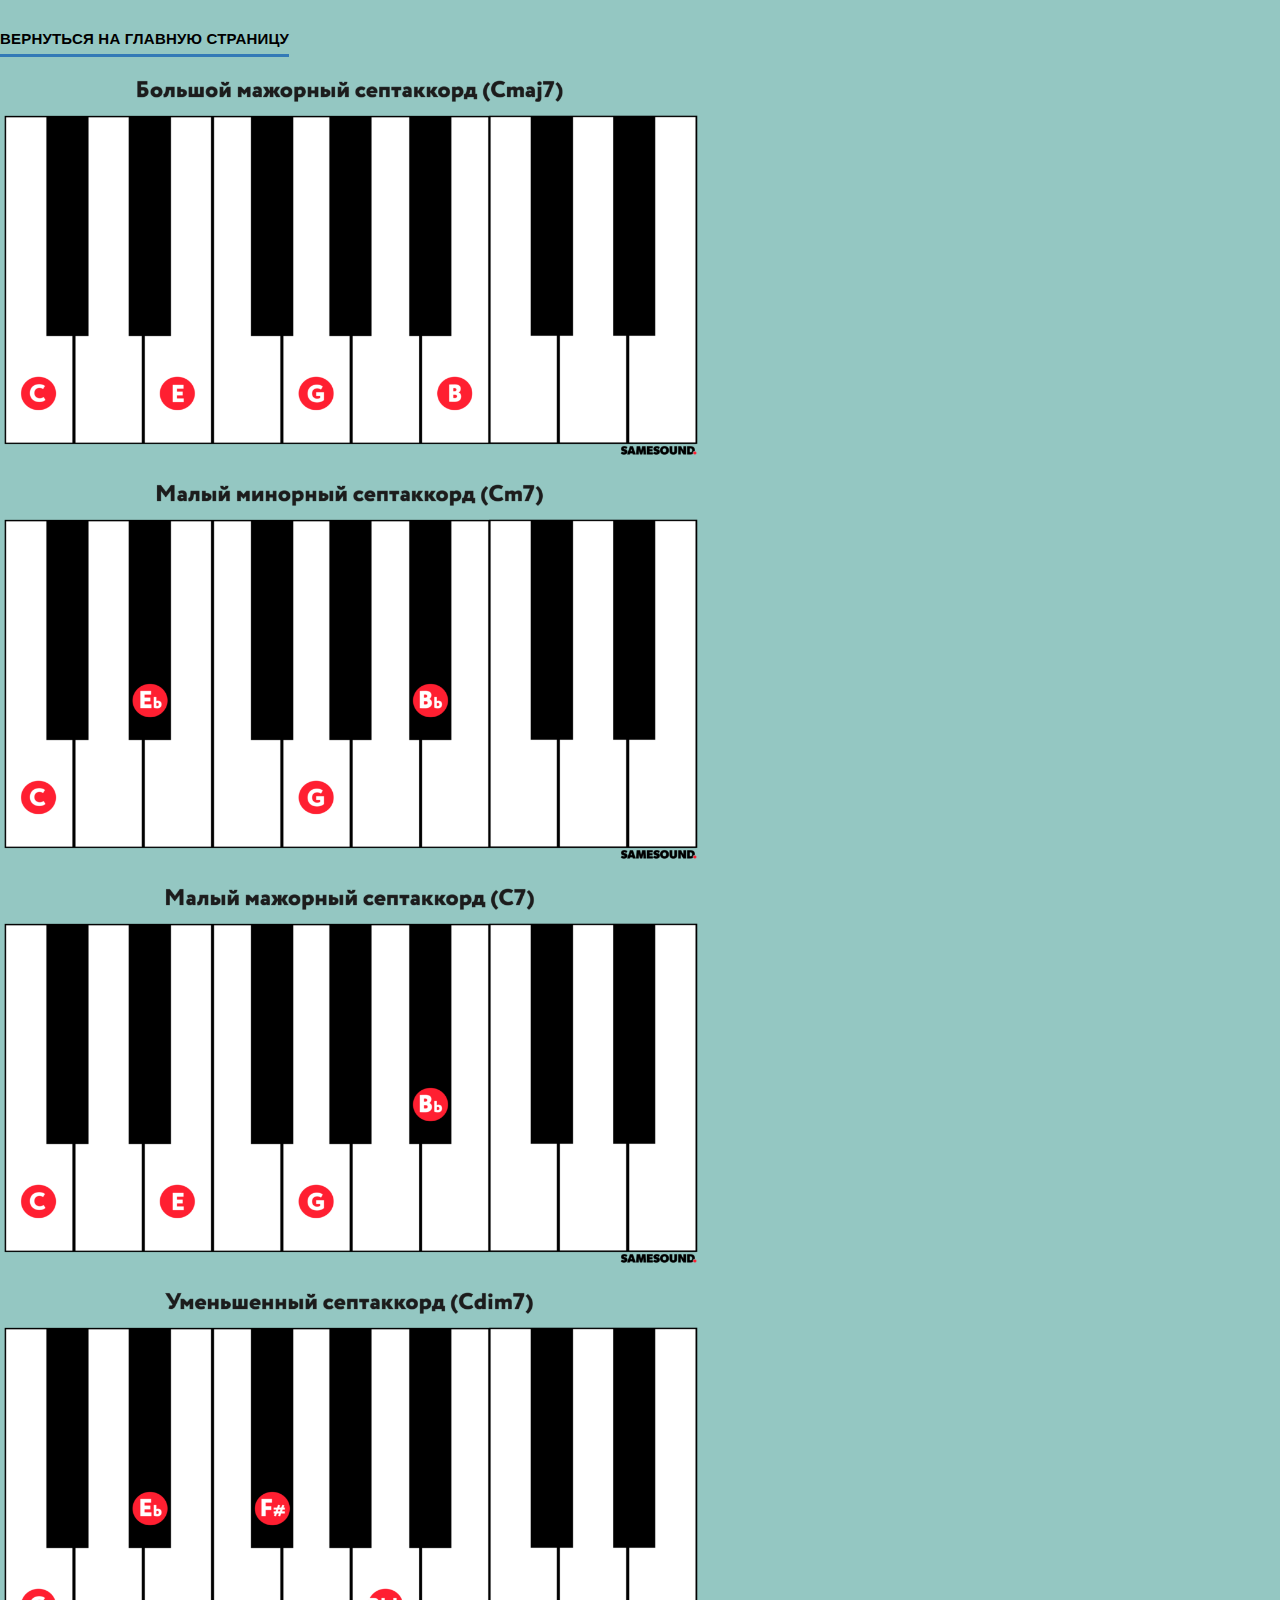
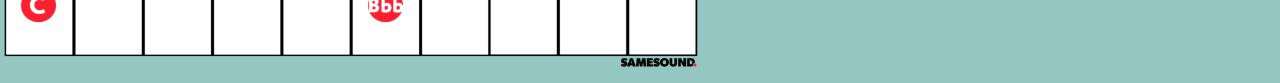
<file: Chords.html>
<!DOCTYPE html>
<html lang="en">
<head>
    <meta charset="UTF-8">
    <meta http-equiv="X-UA-Compatible" content="IE=edge">
    <meta name="viewport" content="width=device-width, initial-scale=1.0">
    <link rel="stylesheet" href="./styles.css">
    <link rel="stylesheet" href="./cssnote.css">
    <title>Аккорды</title>
</head>
<body>
    <style>
        body {
         background: #94c7c2  no-repeat fixed; 
        }
       </style>
       <ul class="main-menu">
        <li class="active"><a href="index.html">Вернуться на  главную страницу</a></li>

       <div><img src="1.png" height="400px" width="700px"></div>
       <div><img src="2.png" height="400px" width="700px"></div>
       <div><img src="3.png" height="400px" width="700px"></div>
       <div><img src="4.png" height="400px" width="700px"></div>
       

    

</body>
</file>
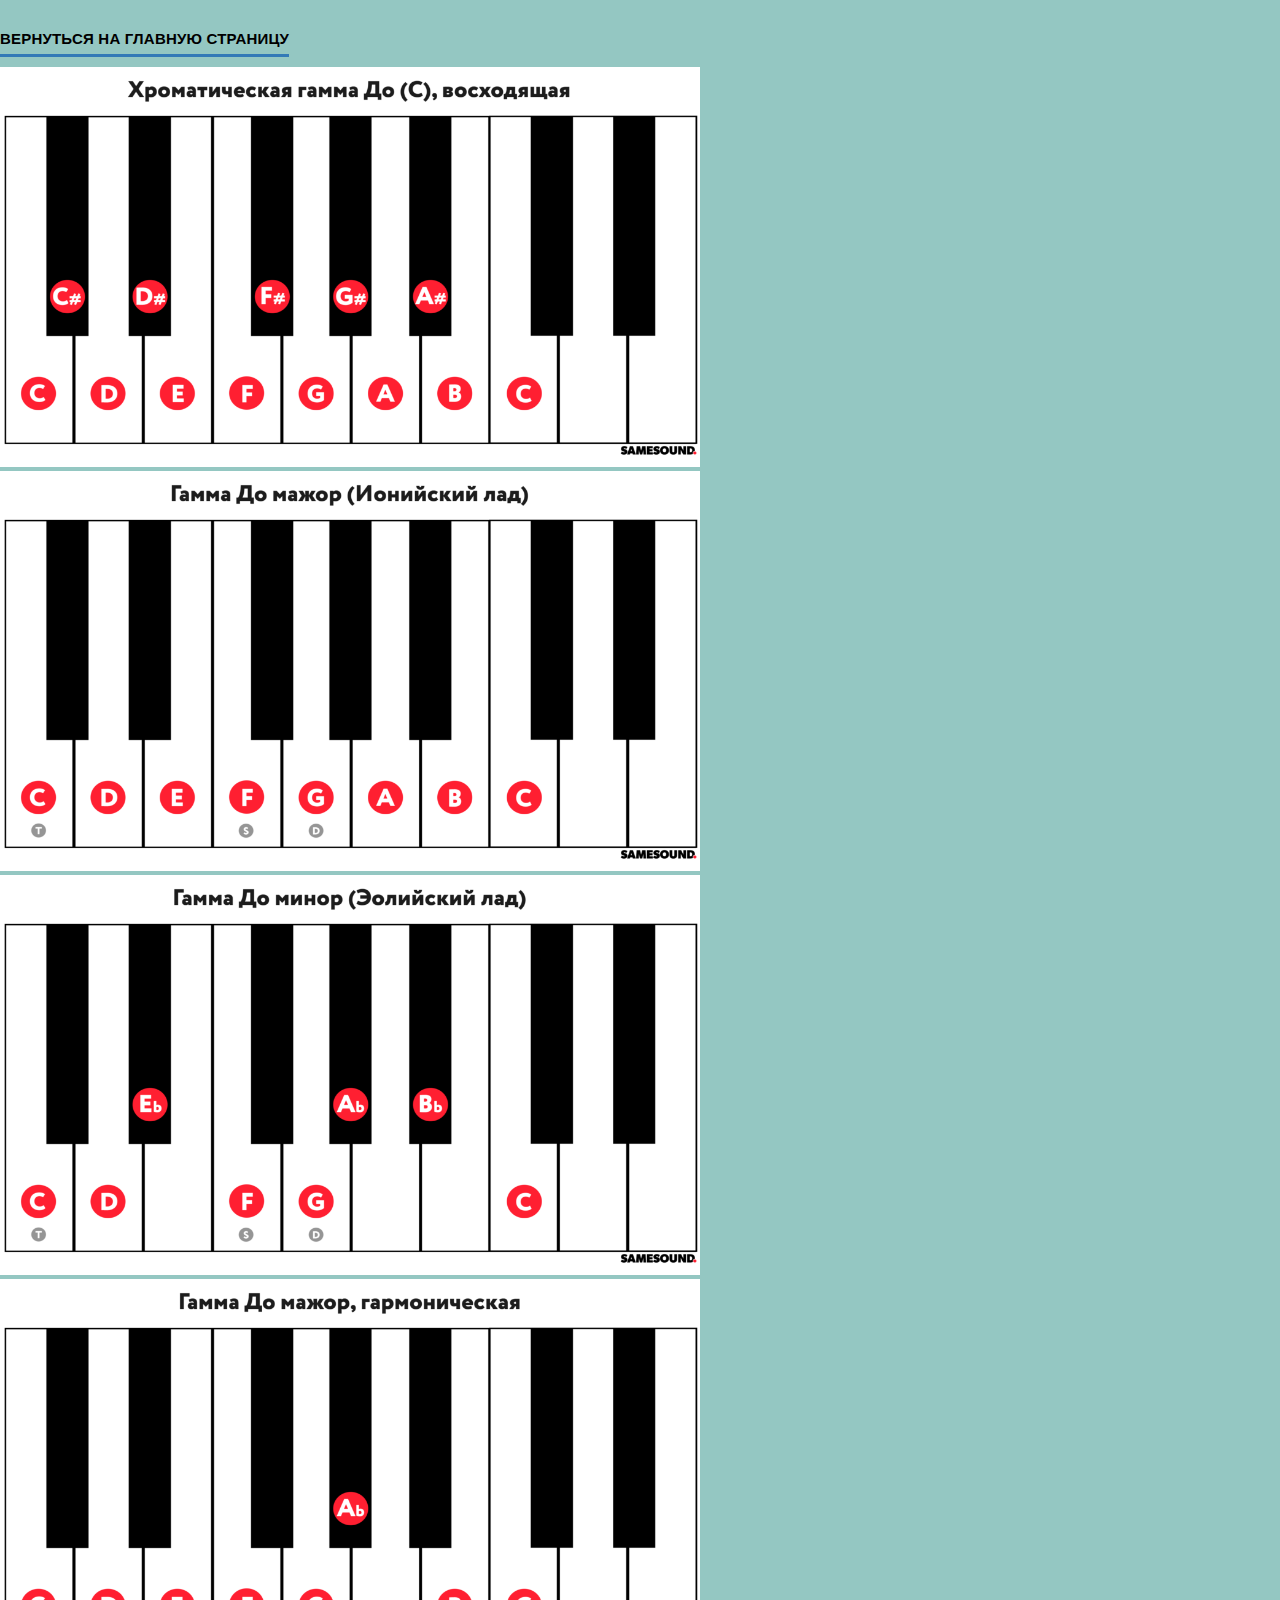
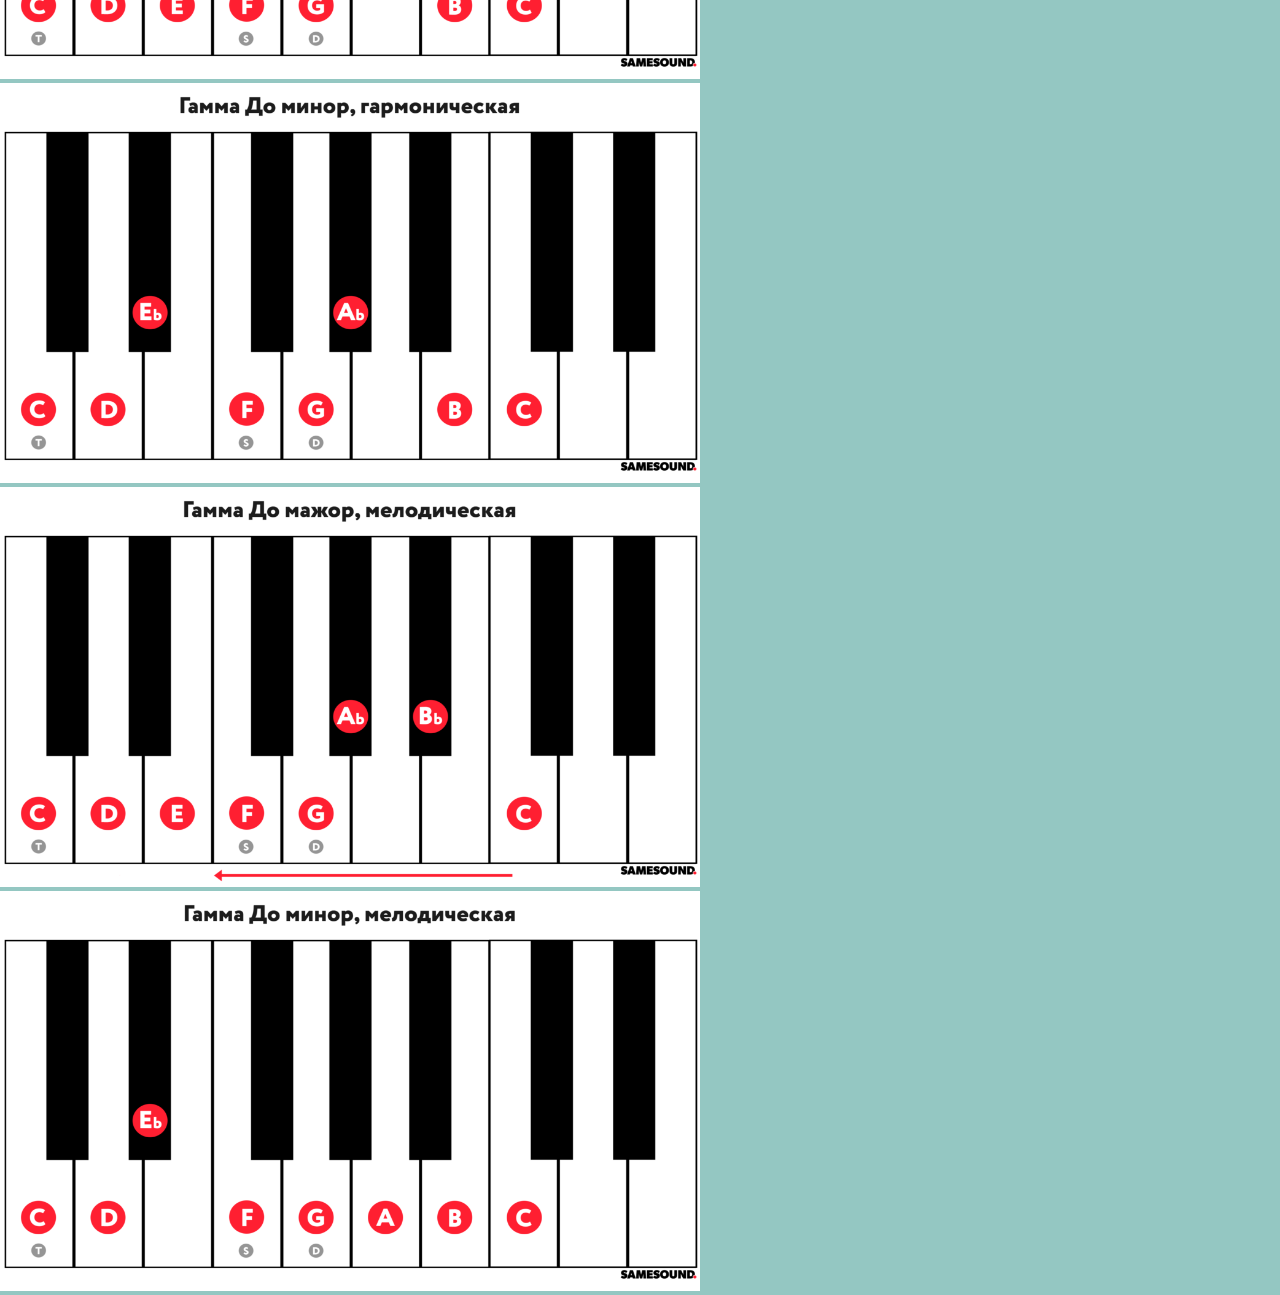
<file: Gamma.html>
<!DOCTYPE html>
<html lang="en">
<head>
    <meta charset="UTF-8">
    <meta http-equiv="X-UA-Compatible" content="IE=edge">
    <meta name="viewport" content="width=device-width, initial-scale=1.0">
    <link rel="stylesheet" href="./styles.css">
    <link rel="stylesheet" href="./cssnote.css">
    <title>Аккорды</title>
</head>
<body>
    <style>
        body {
         background: #94c7c2  no-repeat fixed; 
        }
       </style>
       <ul class="main-menu">
        <li class="active"><a href="index.html">Вернуться на  главную страницу</a></li>

       <div><img src="5.png" height="400px" width="700px"></div>
       <div><img src="6.png" height="400px" width="700px"></div>
       <div><img src="7.png" height="400px" width="700px"></div>
       <div><img src="8.png" height="400px" width="700px"></div>
       <div><img src="9.png" height="400px" width="700px"></div>
       <div><img src="10.png" height="400px" width="700px"></div>
       <div><img src="11.png" height="400px" width="700px"></div>

    

</body>
</file>
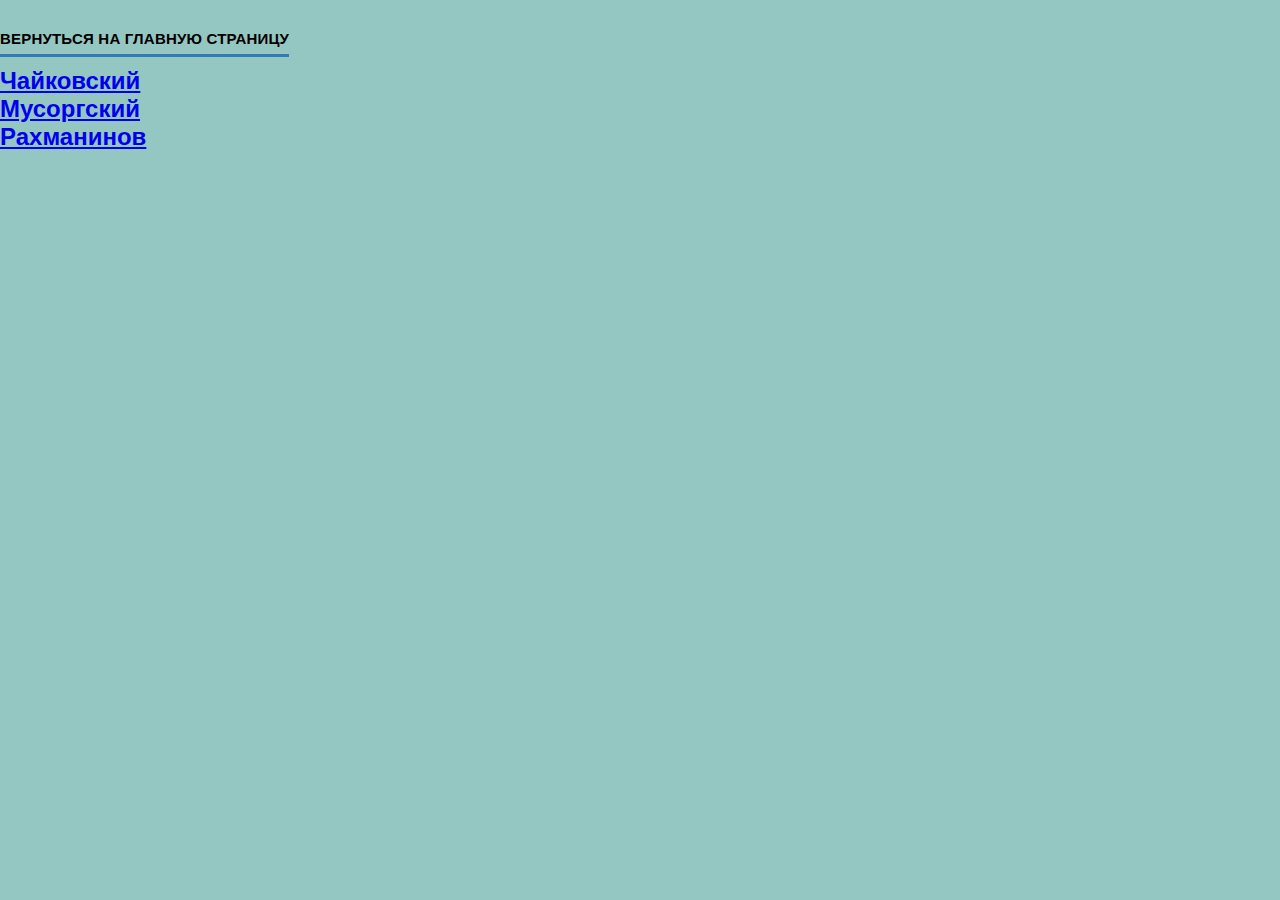
<file: note.html>
<!DOCTYPE html>
<html lang="en">
<head>
    <meta charset="UTF-8">
    <meta http-equiv="X-UA-Compatible" content="IE=edge">
    <meta name="viewport" content="width=device-width, initial-scale=1.0">
    <link rel="stylesheet" href="./styles.css">
    <link rel="stylesheet" href="./cssnote.css">
    <title>Ноты</title>
</head>
<body>
    <style>
        body {
         background: #94c7c2  no-repeat fixed; 
        }
       </style>
       <ul class="main-menu">
        <li class="active"><a href="index.html">Вернуться на  главную страницу</a></li>
        <h2 class="active"><a href="note.html">Чайковский</a></h2>
        <h2 class="active"><a href="note.html">Мусоргский</a></h2>
        <h2 class="active"><a href="note.html">Рахманинов</a></h2>
    

    

</body>
</file>
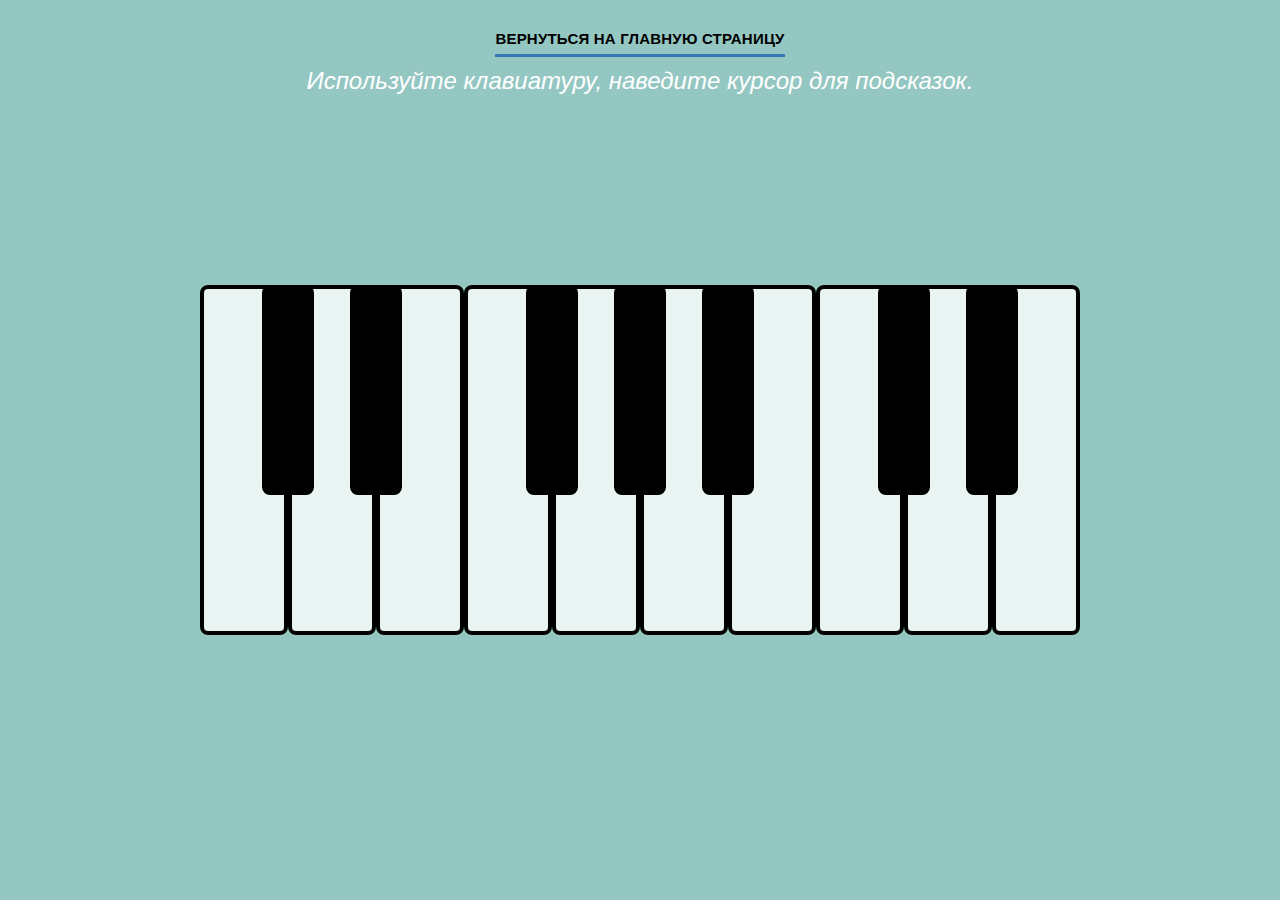
<file: piano-1.html>
<!DOCTYPE html> 
<html lang="ru" > 
    <head> 
        <meta charset="UTF-8"> 
        <title>Фортепиано</title> 
        <link rel="stylesheet" href="csspiano.css"> 
        <link rel="stylesheet" href="./styles.css">
        <title>Настройка фортепиано</title>
    </head> 
    <body> 
        <ul class="main-menu">
            <li class="active"><a href="index.html">Вернуться на  главную страницу</a></li>
        <body> 
            <section> 
                <!-- заголовок и пояснение --> 
                <h1></h1> 
                <h2>Используйте клавиатуру, наведите курсор для подсказок.</h2> 
                <!-- основная секция --> 
                <section> 
                    <!-- сюда будем выводить название ноты, клавишу которой мы нажали--> 
                    <div class="nowplaying"></div> 
                    <!-- блок с клавишами --> 
                    <div class="keys"> 
                        <!-- структура такая: код на клавиатуре → название класса → название ноты → текст подсказки -->
                         <div data-key="65" class="key" data-note="C"> 
                             <span class="hints">A</span>
                        </div> 
                        <div data-key="87" class="key sharp" data-note="C#"> 
                            <span class="hints">W</span> 
                        </div> 
                        <div data-key="83" class="key" data-note="D"> 
                            <span class="hints">S</span> 
                        </div> 
                        <div data-key="69" class="key sharp" data-note="D#"> 
                            <span class="hints">E</span> 
                        </div> 
                        <div data-key="68" class="key" data-note="E"> 
                            <span class="hints">D</span> 
                        </div> 
                        <div data-key="70" class="key" data-note="F"> 
                            <span class="hints">F</span> 
                        </div> 
                        <div data-key="84" class="key sharp" data-note="F#"> 
                            <span class="hints">T</span> 
                        </div> 
                        <div data-key="71" class="key" data-note="G"> 
                            <span class="hints">G</span> 
                        </div> 
                        <div data-key="89" class="key sharp" data-note="G#"> 
                            <span class="hints">Y</span> 
                        </div> 
                        <div data-key="72" class="key" data-note="A"> 
                            <span class="hints">H</span> 
                        </div> 
                        <div data-key="85" class="key sharp" data-note="A#"> 
                            <span class="hints">U</span> 
                        </div> 
                        <div data-key="74" class="key" data-note="B"> 
                            <span class="hints">J</span> 
                        </div> 
                        <div data-key="75" class="key" data-note="C"> 
                            <span class="hints">K</span> 
                        </div> 
                        <div data-key="79" class="key sharp" data-note="C#"> 
                            <span class="hints">O</span> 
                        </div> 
                        <div data-key="76" class="key" data-note="D"> 
                            <span class="hints">L</span> 
                        </div> 
                        <div data-key="80" class="key sharp" data-note="D#"> 
                            <span class="hints">P</span> 
                        </div> 
                        <div data-key="186" class="key" data-note="E"> 
                            <span class="hints">;</span> 
                        </div> 
                    </div> 
                    <!-- аудиофайлы, каждый из них отвечает за свою ноту --> 
                    <audio data-key="65" src="040.wav"></audio> 
                    <audio data-key="87" src="041.wav"></audio> 
                    <audio data-key="83" src="042.wav"></audio> 
                    <audio data-key="69" src="043.wav"></audio> 
                    <audio data-key="68" src="044.wav"></audio> 
                    <audio data-key="70" src="045.wav"></audio> 
                    <audio data-key="84" src="046.wav"></audio> 
                    <audio data-key="71" src="047.wav"></audio> 
                    <audio data-key="89" src="048.wav"></audio> 
                    <audio data-key="72" src="049.wav"></audio> 
                    <audio data-key="85" src="050.wav"></audio> 
                    <audio data-key="74" src="051.wav"></audio> 
                    <audio data-key="75" src="052.wav"></audio> 
                    <audio data-key="79" src="053.wav"></audio> 
                    <audio data-key="76" src="054.wav"></audio> 
                    <audio data-key="80" src="055.wav"></audio> 
                    <audio data-key="186" src="056.wav"></audio> 
                </section>
            </section> 
        </body> 
        <script src="jspiano.js"></script> 
    </body> 
    </html>
</file>
<file: styles.css>
* {
    margin: 0;
    padding: 0;
}

#piano {
    clip-path: inset(15px 0px 0px 0px);
    margin-top: -15px;
}

.white-key {
    stroke: #555555;
    fill: #FFFFF7;
}
.black-key {
    stroke: #979797;
    fill: #4b4b4b;
}
.white-key-text {
    font-size: 1.3em;
    pointer-events: none;
    user-select: none;
}
.black-key-text {
    font-size: 1em;
    fill: #fff;
    font-weight: 200;
    pointer-events: none;
    user-select: none;
}
.show {
    fill: #f5f541;
}

.show.black-key ~ text {
    fill: #000;
}
  



.main-menu {
    list-style: none;
    margin: 0;
    padding: 0;
    margin-top: 30px;
    font-family: 'Montserrat', sans-serif;   
    /* Для выравнивания меню по центру
    display: flex;
    flex-wrap: wrap;
    justify-content: center;
    */
}
.main-menu > li {
    display: inline-flex;
}
.main-menu > li + li {
    margin-left: 20px;
}
.main-menu > li > a {
    padding: 0 0 20px 0;
    position: relative;
    text-transform: uppercase;   
    color: #000;
    font-weight: bold;
    letter-spacing: 0.2px;
    font-size: 15px;
    text-decoration: none;   
}
.main-menu > li > a:hover {
    text-decoration: none;   
    color: #337AB7;
}
.main-menu > li > a:after {
    width: 0;
    height: 3px;
    background-color: #337AB7;
    content: '';
    left: 0;
    bottom: 10px;
    position: absolute;
    transition: all .3s;
}
.main-menu > li > a:hover::after {
    width: 100%;
}
.main-menu > li.active a:after {
    width: 100%;
}
.main-menu li {
    margin: 0;
    white-space: nowrap;
}
.main-menu li.menu-children {
    position: relative;
    margin-right: 12px;
}
.main-menu li.menu-children:after {
    position: absolute;
    content: "\2039";
    color: #337AB7;
    font-size: 20px;
    font-weight: bold;
    right: -12px;
    top: -2px;
    transform: rotate(-90deg);
}
.main-menu li li.menu-children:after {
    position: absolute;
    content: "\2039";
    color: #FFF;
    font-size: 20px;
    font-weight: bold;
    right: 10px;
    top: 12px;
    transform: rotate(180deg);
}
.main-menu li.menu-children:hover > ul {
    opacity: 1;
    visibility: visible;
    transform: translateY(0);
}
.main-menu ul {
    padding: 10px 0;
    margin: 0;
    list-style: none;
    background-color: #337AB7;
    position: absolute;
    z-index: 20;
    min-width: 220px;
    top: 100%;
    left: -30px;
    opacity: 0;
    visibility: hidden;
    transform: translateY(5px);
    transition: all 200ms cubic-bezier(0.43, 0.59, 0.16, 1.25);
}
.main-menu ul li {
    display: block;
    padding: 0 10px;
    line-height: 1.1;
}
.main-menu ul li:last-child {
    margin-bottom: 0;
}
.main-menu ul li a {
    display: block;
    color: #fff;
    padding: 10px;
    transition: all .3s;
    text-decoration: none;   
}
.main-menu ul li a:hover {
    color: #337AB7;
    background: #FFF;
    text-decoration: none;   
}
.main-menu ul ul {
    top: 0;
    left: 100%;
}
</file>
<file: cssnote.css>
* {
    margin: 0;
    padding: 0;
}
</file>
<file: csspiano.css>
html { 
    background: #94c7c2; 
    font-family: 'Noto Serif', serif; 
    -webkit-font-smoothing: antialiased; 
    text-align: center; 
} 
    /* заголовок */ 
h1 { 
    color: #fff; 
    font-size: 50px; 
    font-weight: 400; 
    letter-spacing: 0.18em; 
    text-transform: uppercase; 
    margin: 0; 
} 
    /* подзаголовок */ 
h2 { 
    color: #fff; 
    font-size: 24px; 
    font-style: italic; 
    font-weight: 400; 
    margin: 0 0 30px; 
} 
/* настройки внешнего вида ноты, которая появляется над клавишами */ 
.nowplaying { 
    font-size: 120px; 
    line-height: 1; 
    color: #eee; 
    text-shadow: 0 0 5rem #028ae9; 
    transition: all .07s ease; 
    min-height: 120px; 
} 
/* общие настройки для всего блока клавиш */ 
.keys { 
    display: block; 
    width: 100%; 
    height: 350px; 
    max-width: 880px;
    position: relative; 
    margin: 40px auto 0; 
    cursor: none; 
} 
/* общие настройки внешнего вида клавиш */ 
.key { 
    position: relative; 
    border: 4px solid black; 
    border-radius: .5rem; 
    transition: all .07s ease; 
    display: block;
    box-sizing: border-box; 
    z-index: 2; 
}
 /* внешний вид белых клавиш */ 
.key:not(.sharp) { 
    float: left; 
    width: 10%; 
    height: 100%; 
    background: rgba(255, 255, 255, .8); 
} 
/* внешний вид и положение чёрных клавиш */ 
.key.sharp { 
    position: absolute; 
    width: 6%; 
    height: 60%;
    background: #000; 
    color: #eee; 
    top: 0; 
    z-index: 3; 
} 
/* настройки смещения текста подсказок, чтобы они оказались на каждой клавише*/ 
.key[data-key="87"] { left: 7%; } 
.key[data-key="69"] { left: 17%; } 
.key[data-key="84"] { left: 37%; } 
.key[data-key="89"] { left: 47%; } 
.key[data-key="85"] { left: 57%; } 
.key[data-key="79"] { left: 77%; } 
.key[data-key="80"] { left: 87%; } 
/* подсвечиваем нажатую клавишу */ 
.playing { 
    transform: scale(.95); 
    border-color: #028ae9; 
    box-shadow: 0 0 1rem #028ae9; 
} 
/* настройка внешнего вида подсказок на клавишах */ 
.hints { 
    display: block; 
    width: 100%; 
    opacity: 0; 
    position: absolute; 
    bottom: 7px; 
    transition: opacity .3s ease-out; 
    font-size: 20px; 
} 
/* включаем подсказки на клавишах при наведении курсора */ 
.keys:hover .hints { opacity: 1; }
</file>
